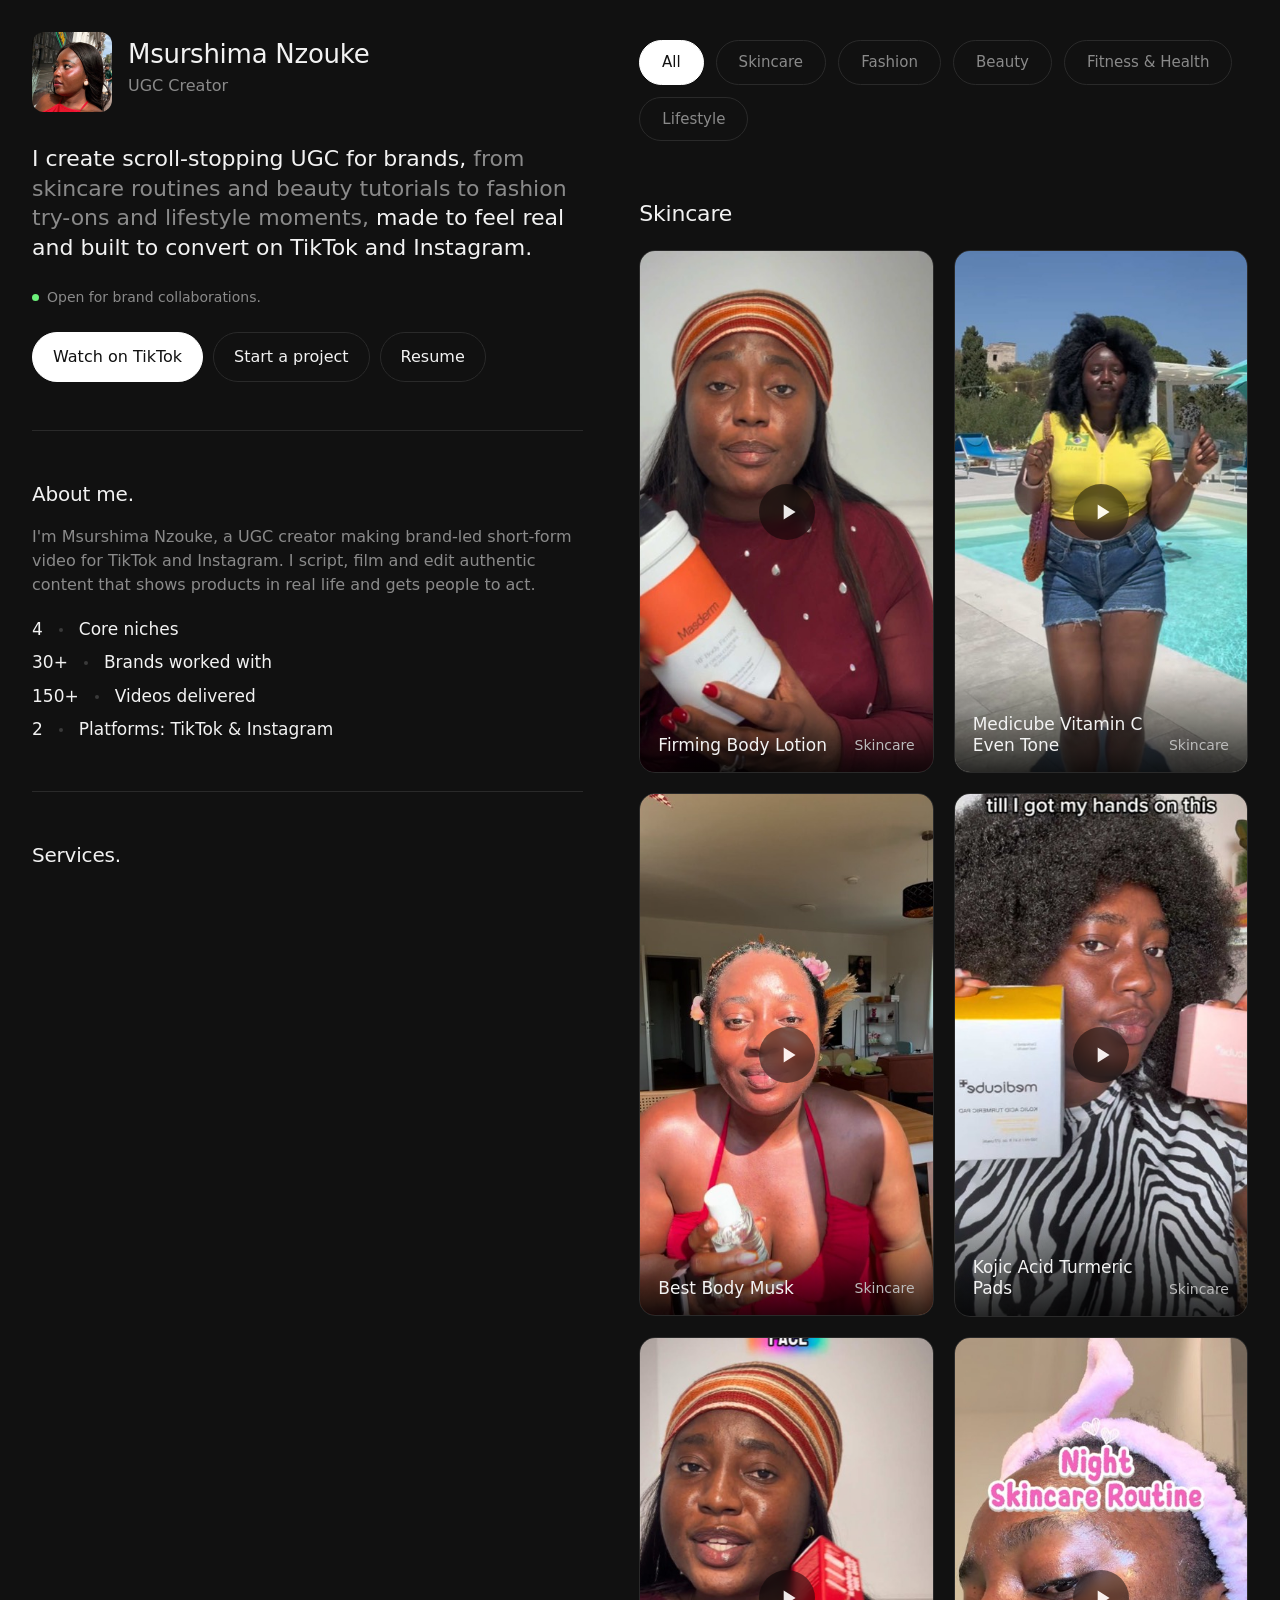
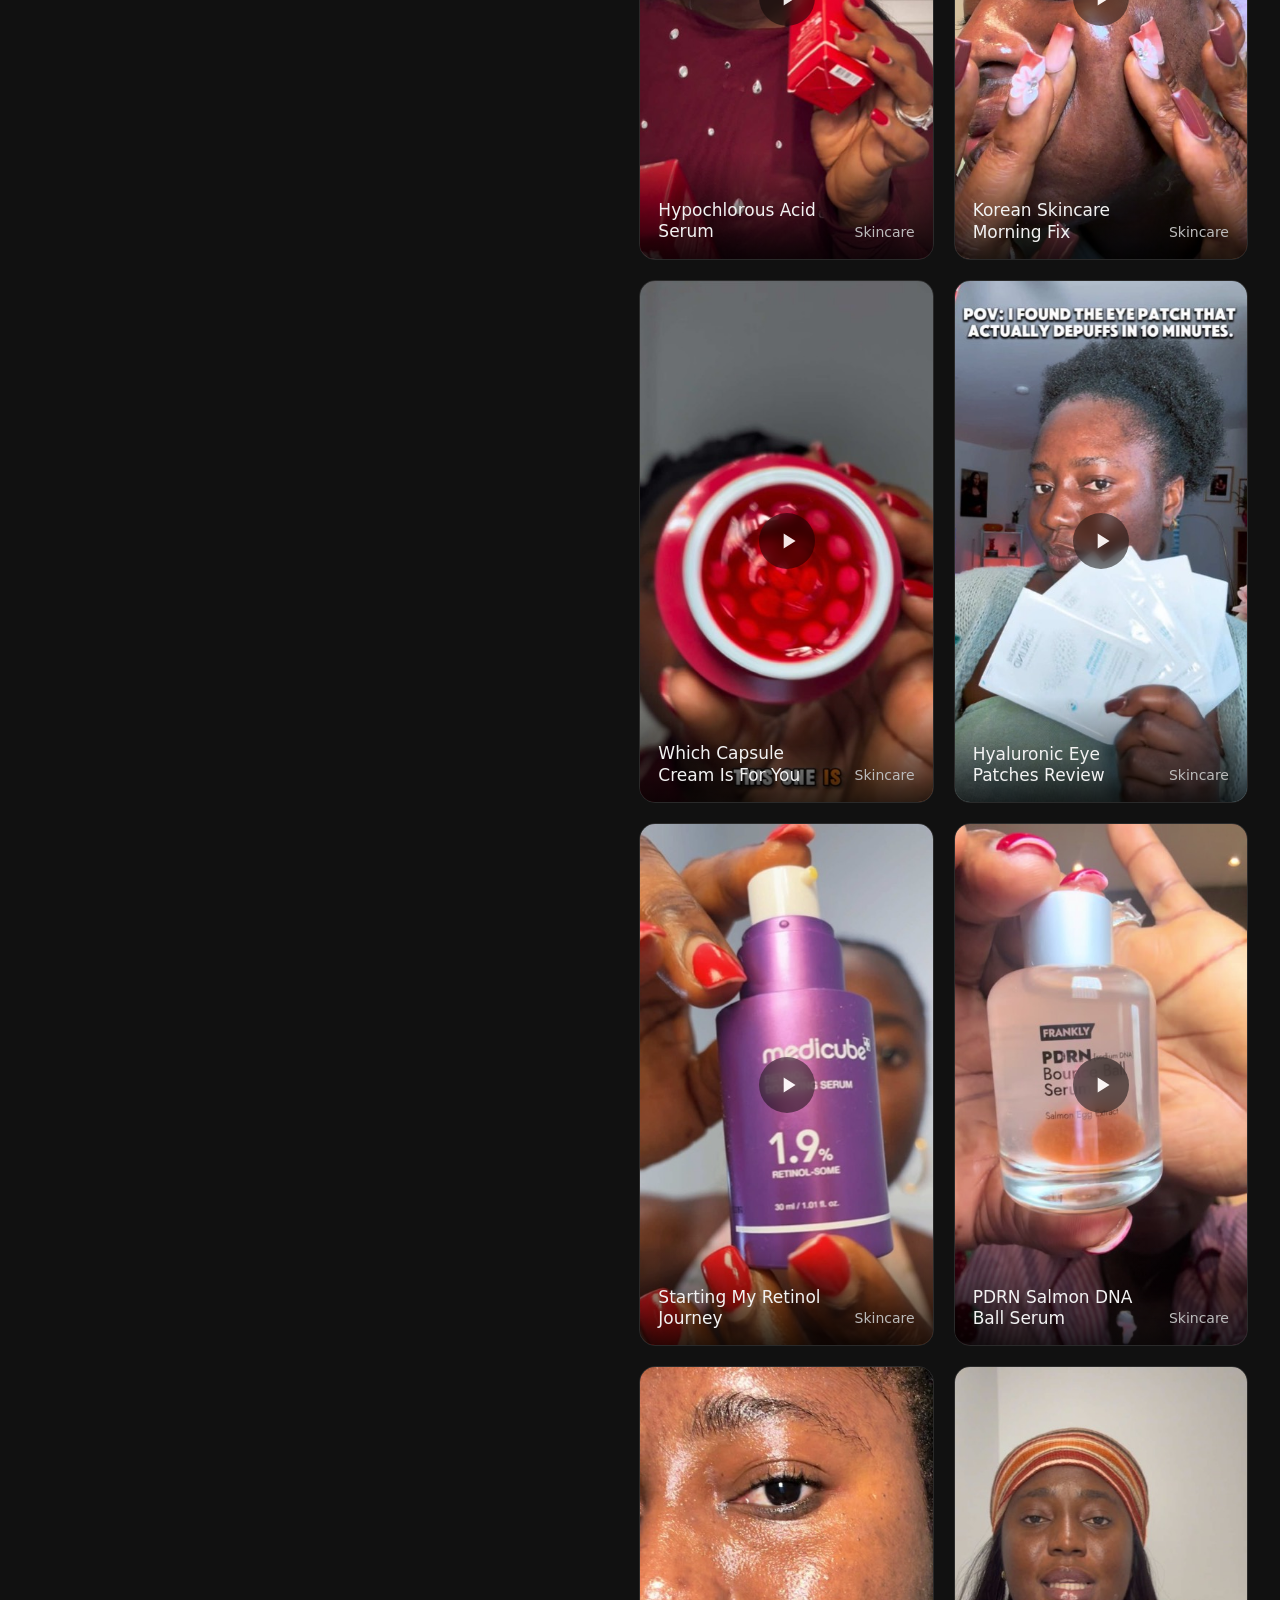
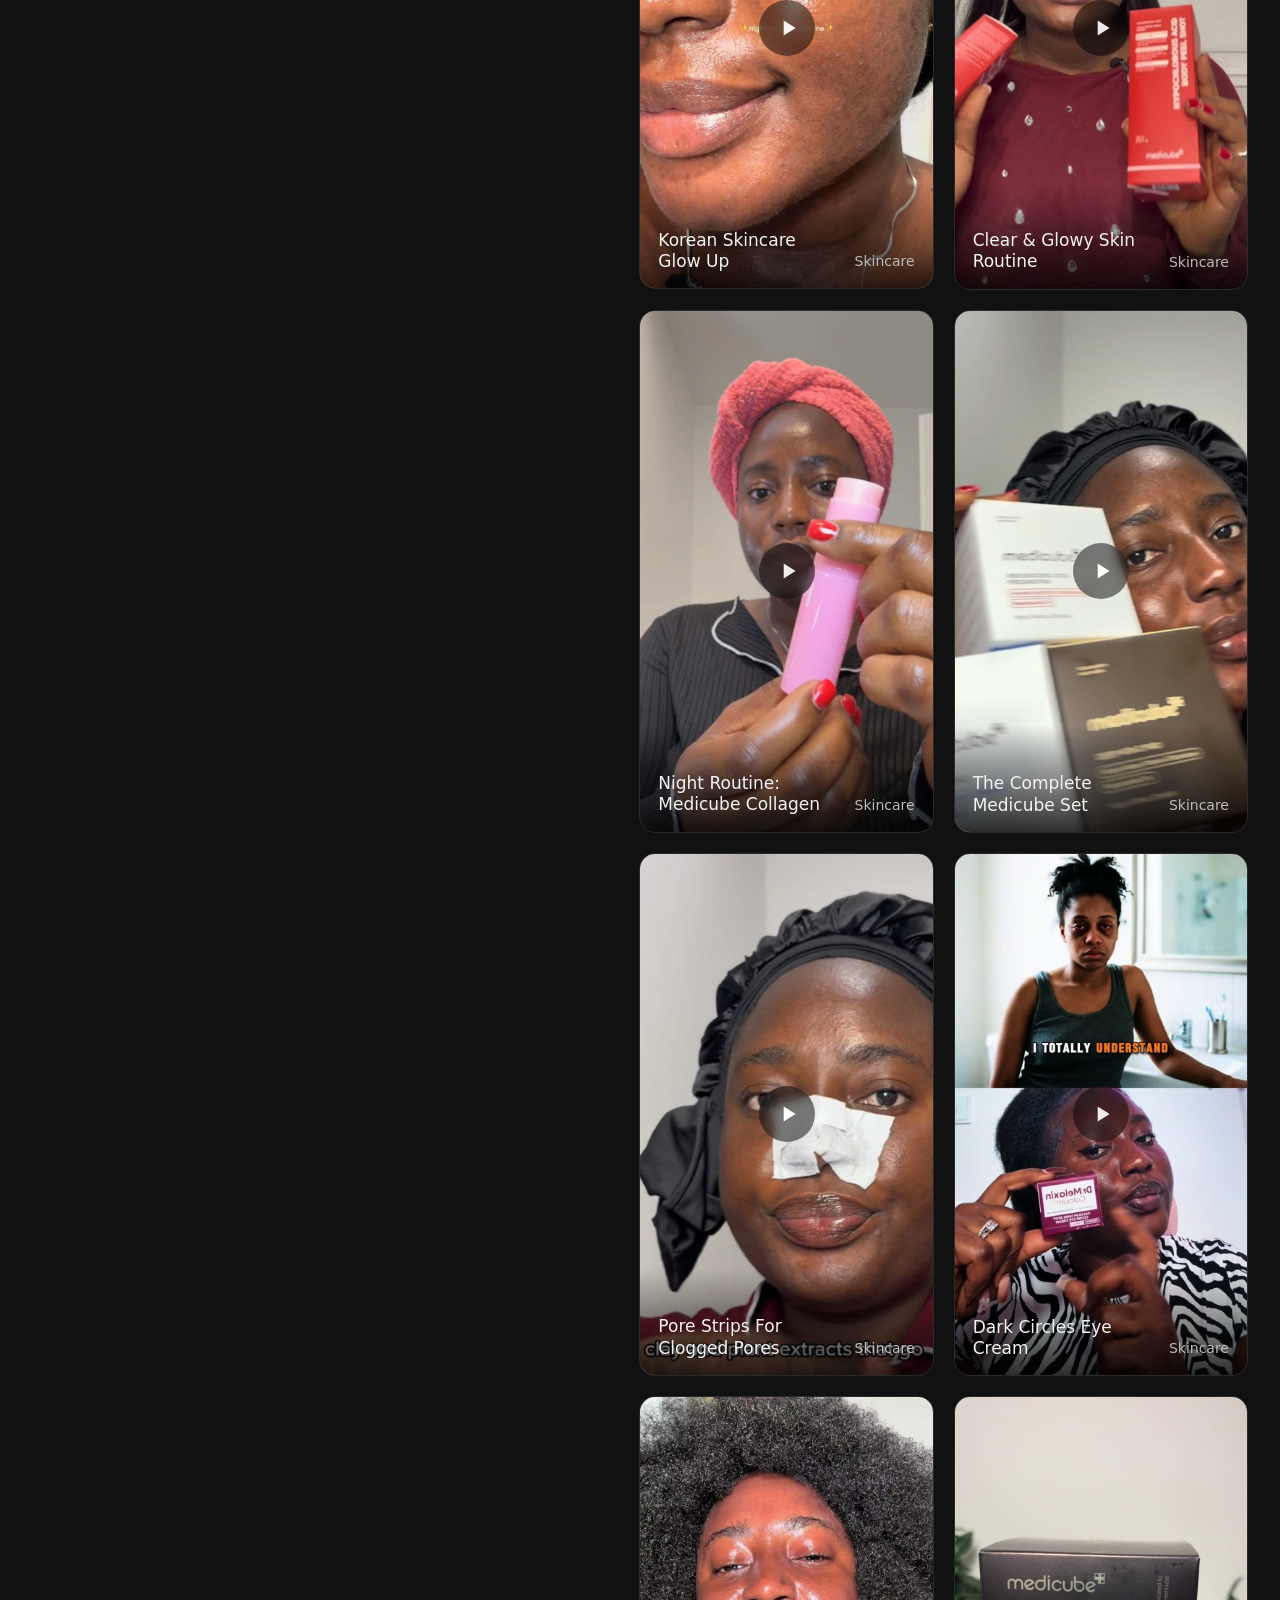
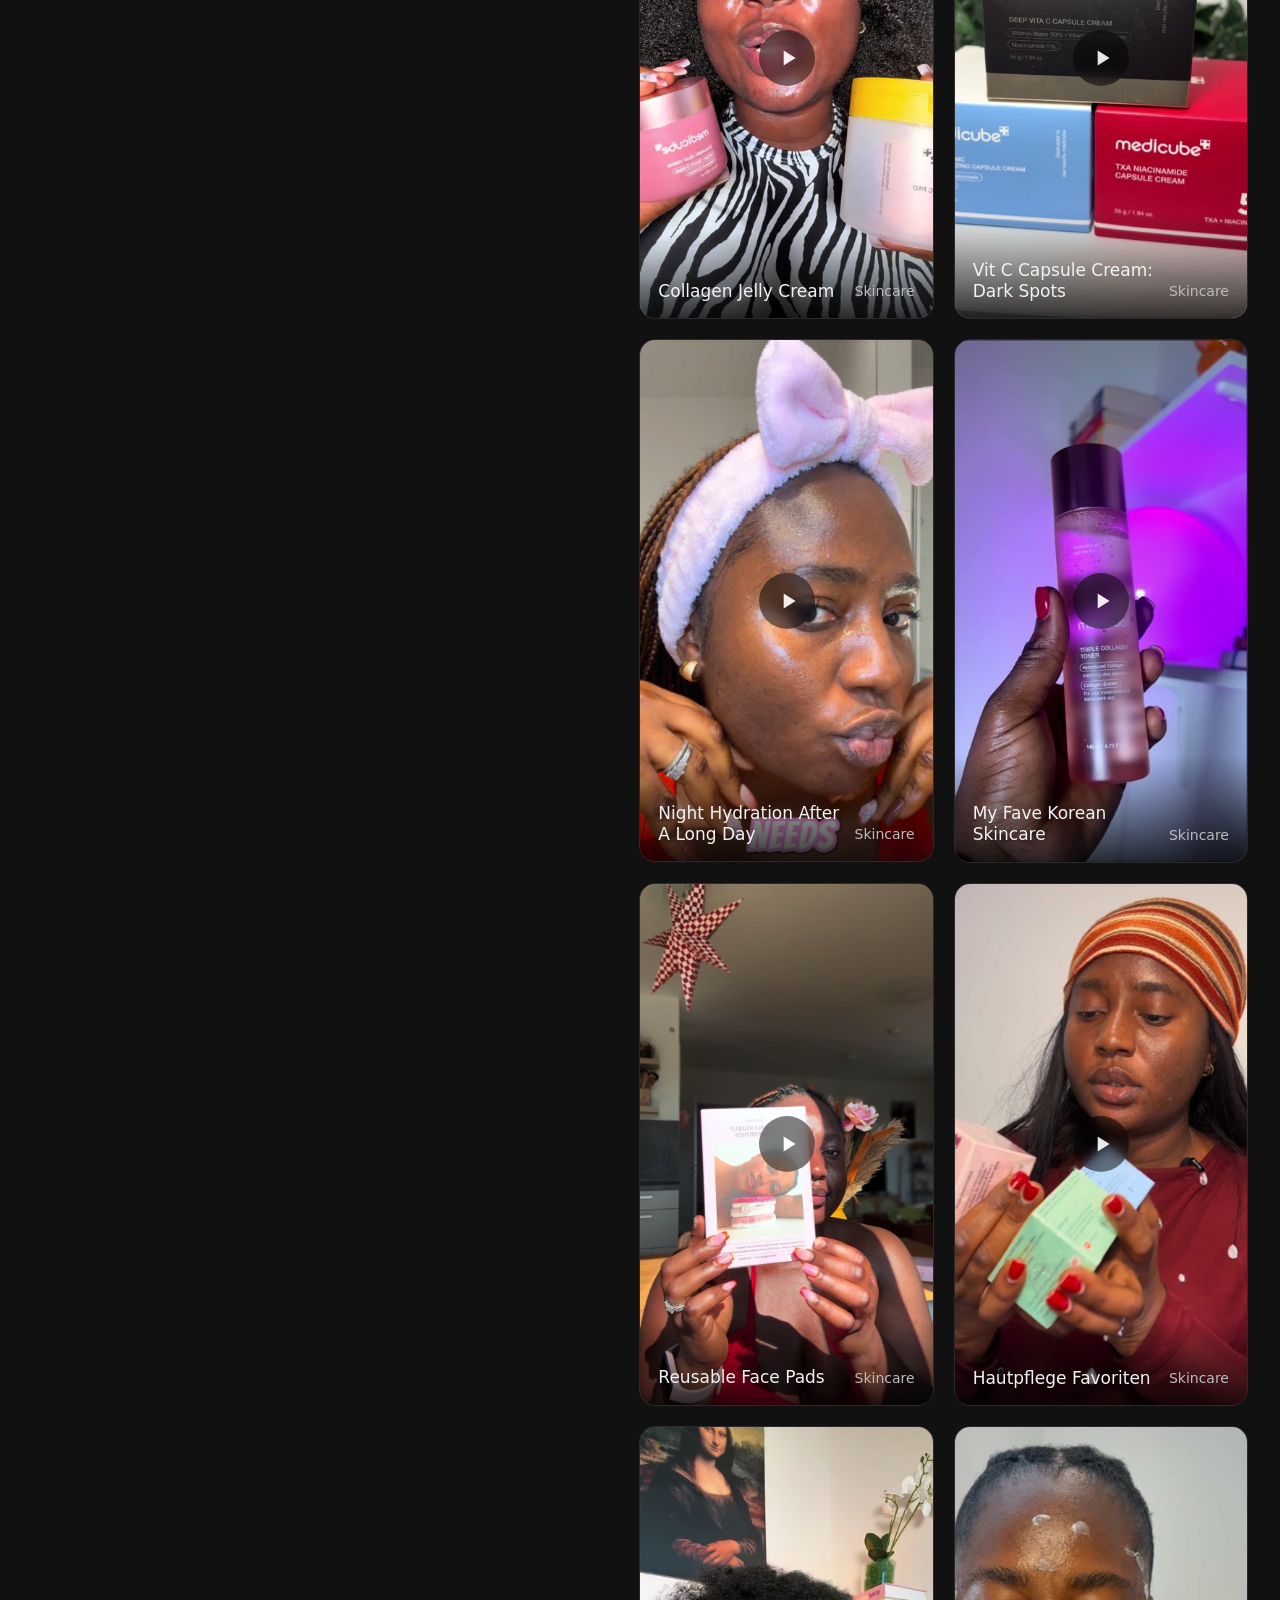
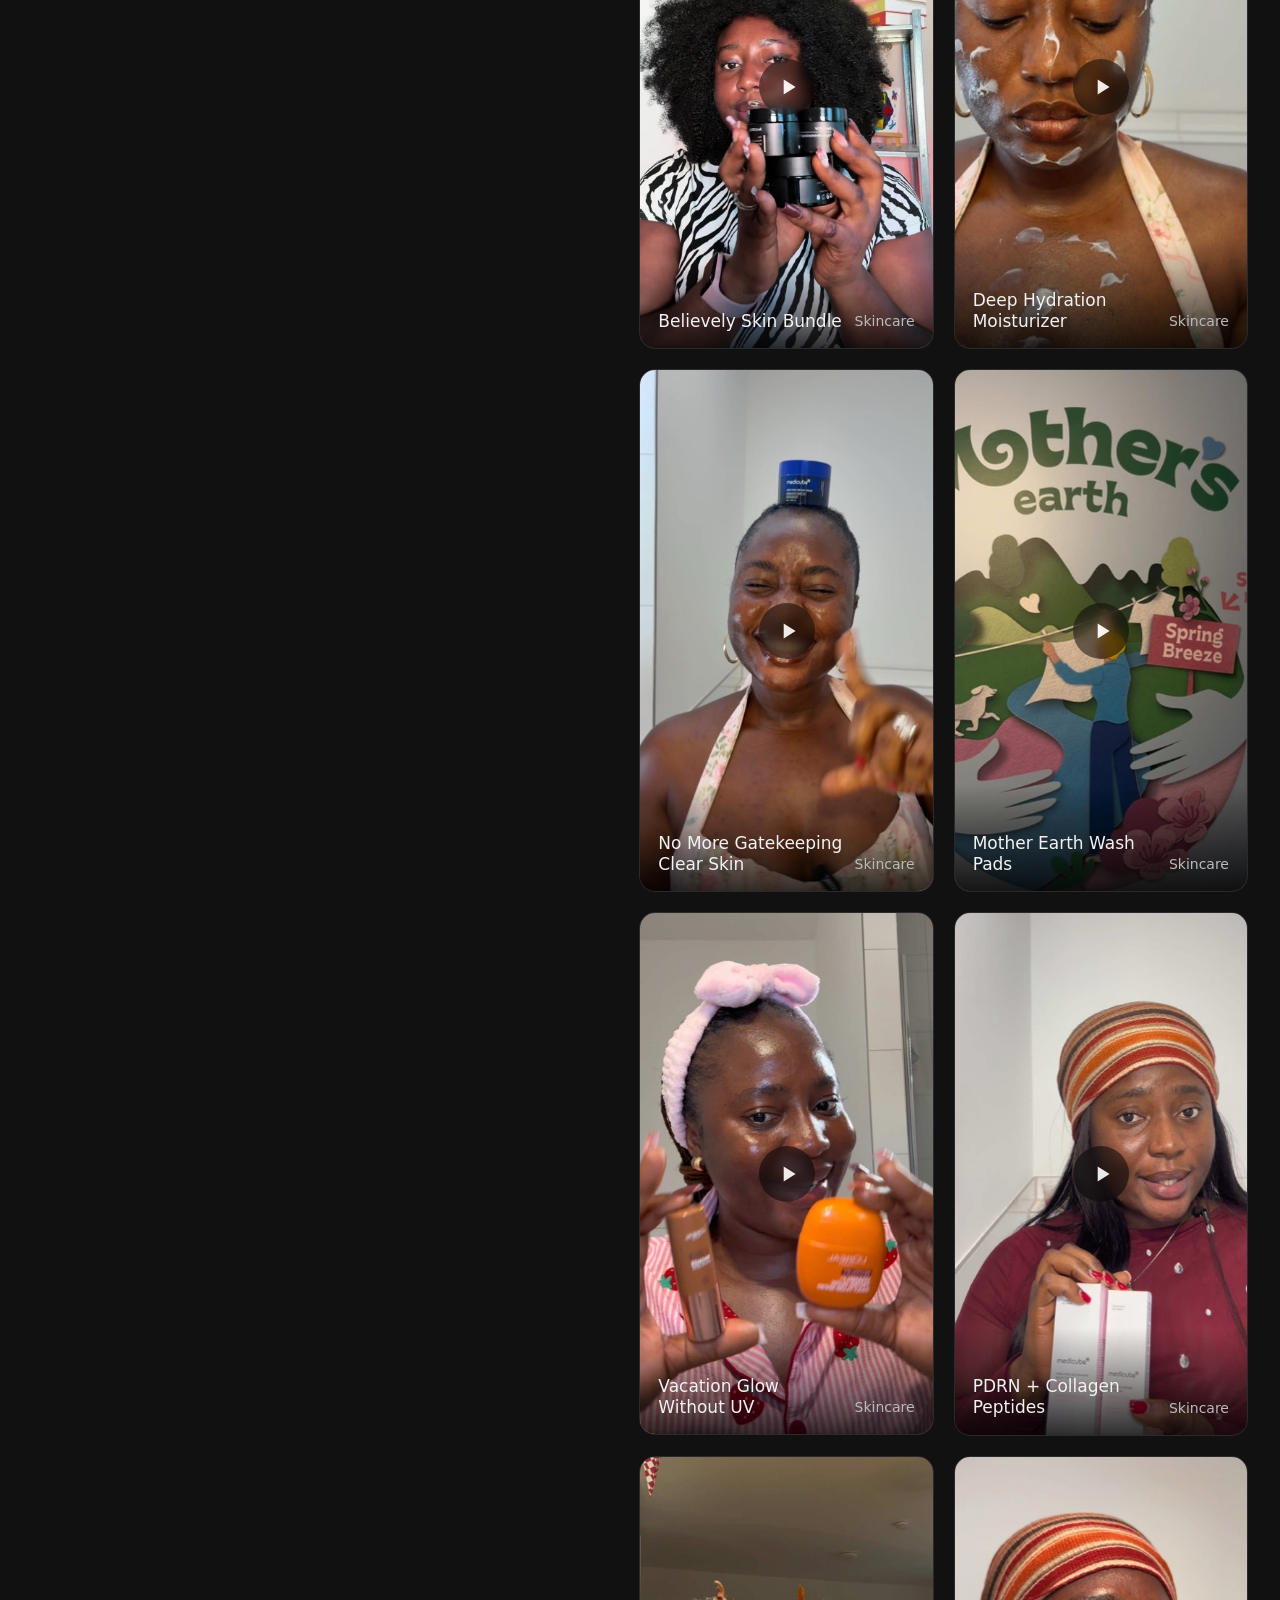
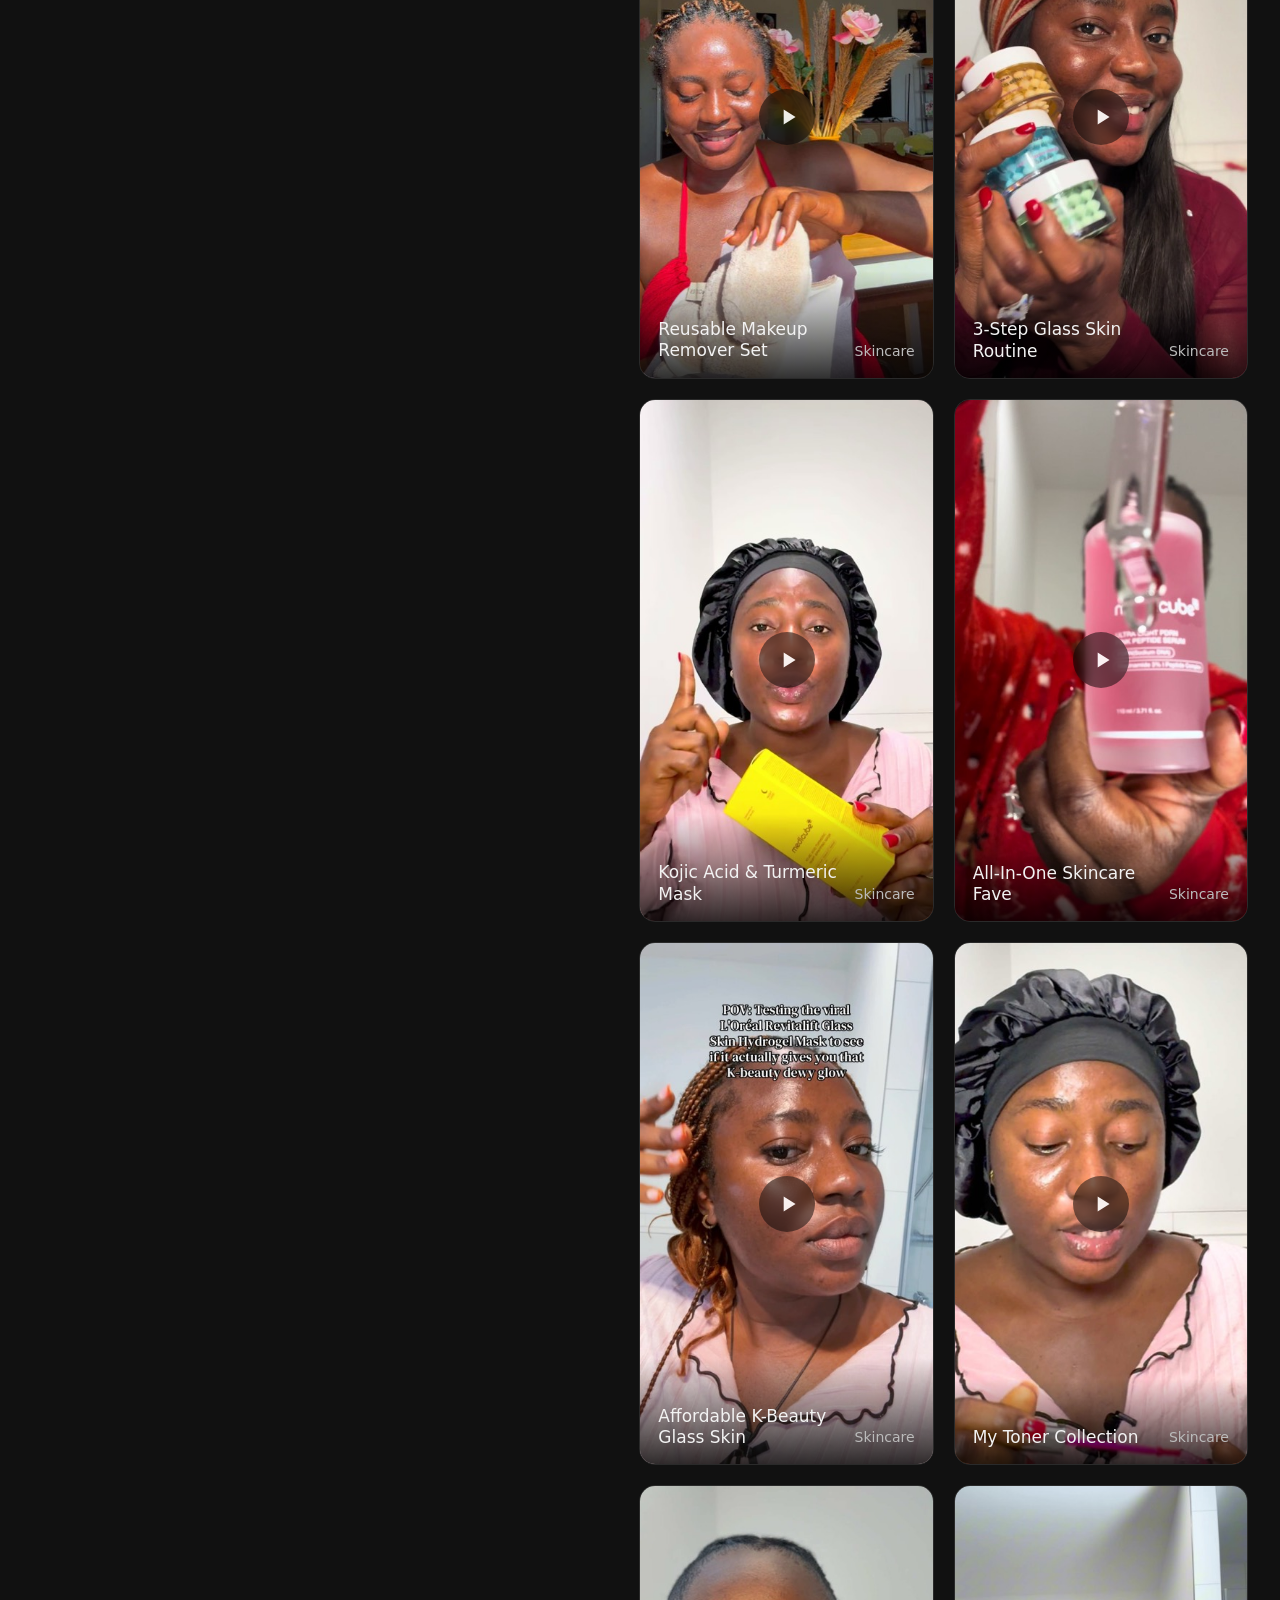
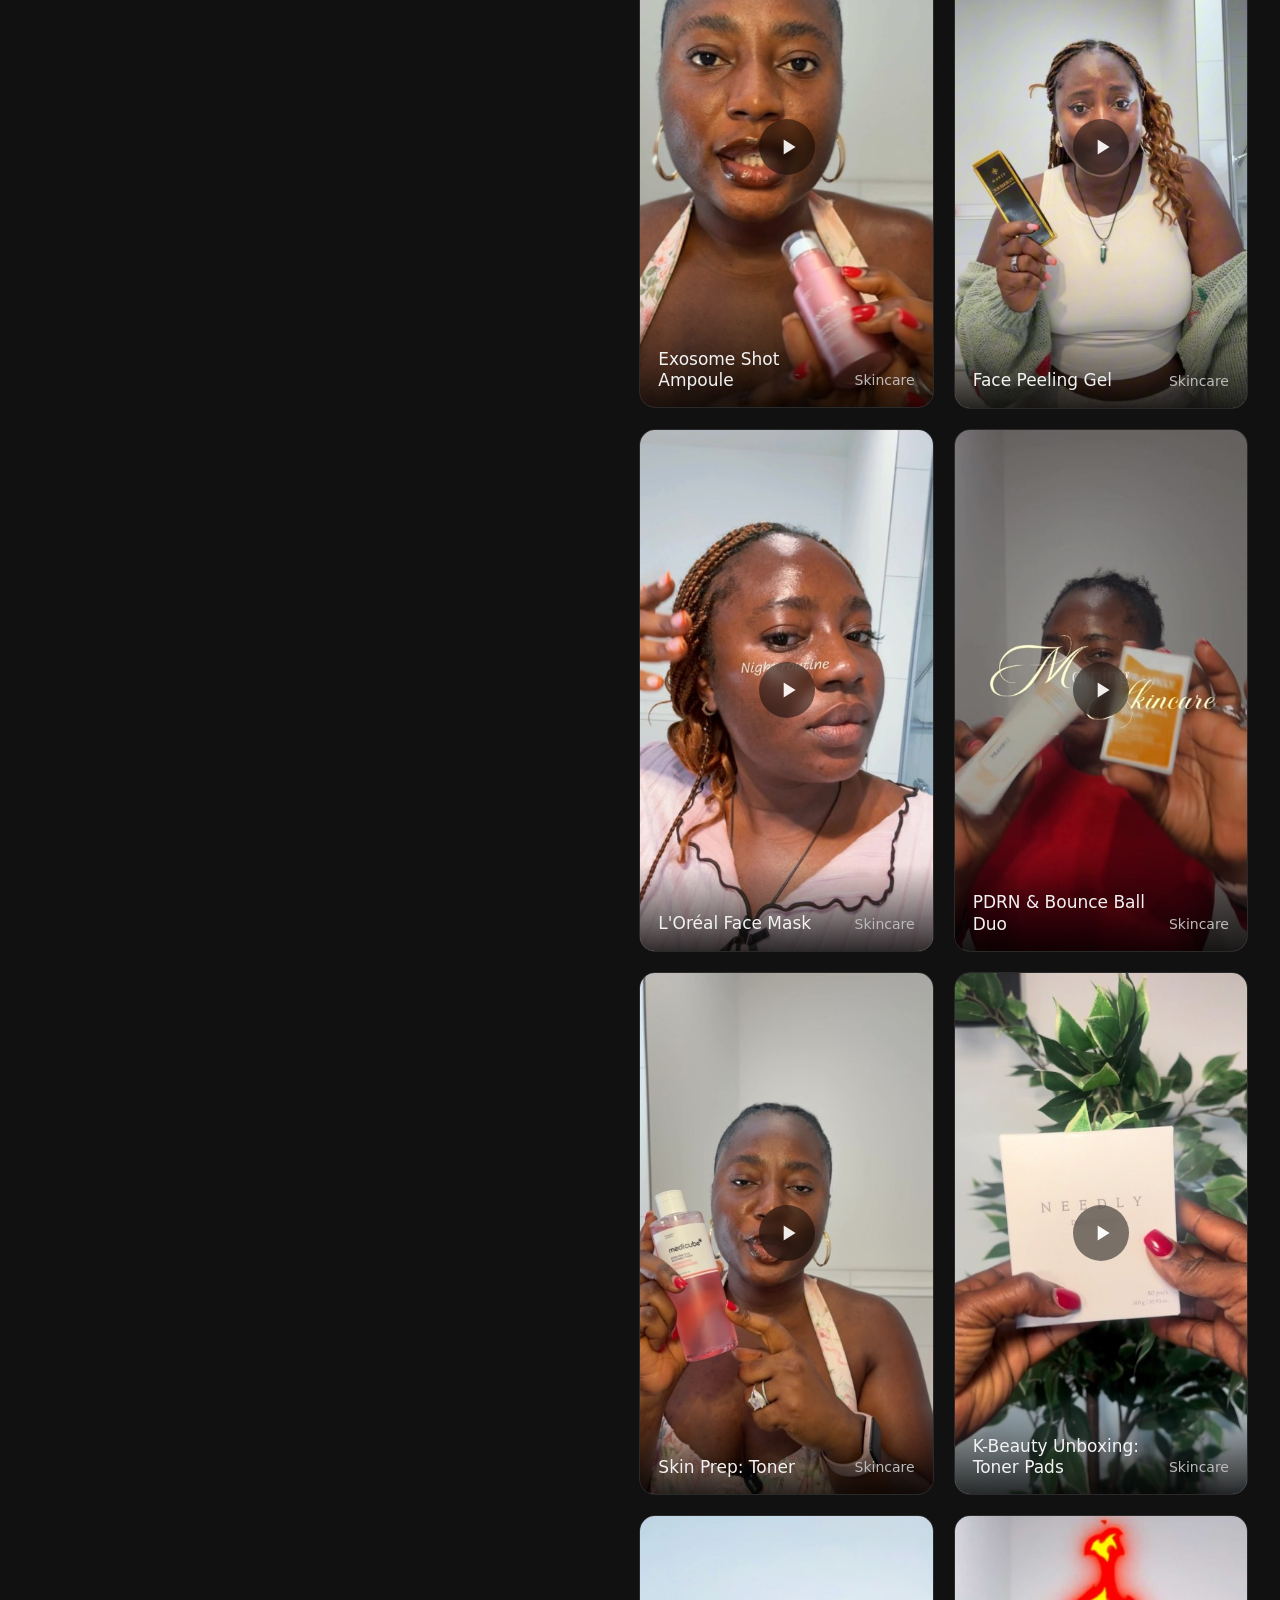
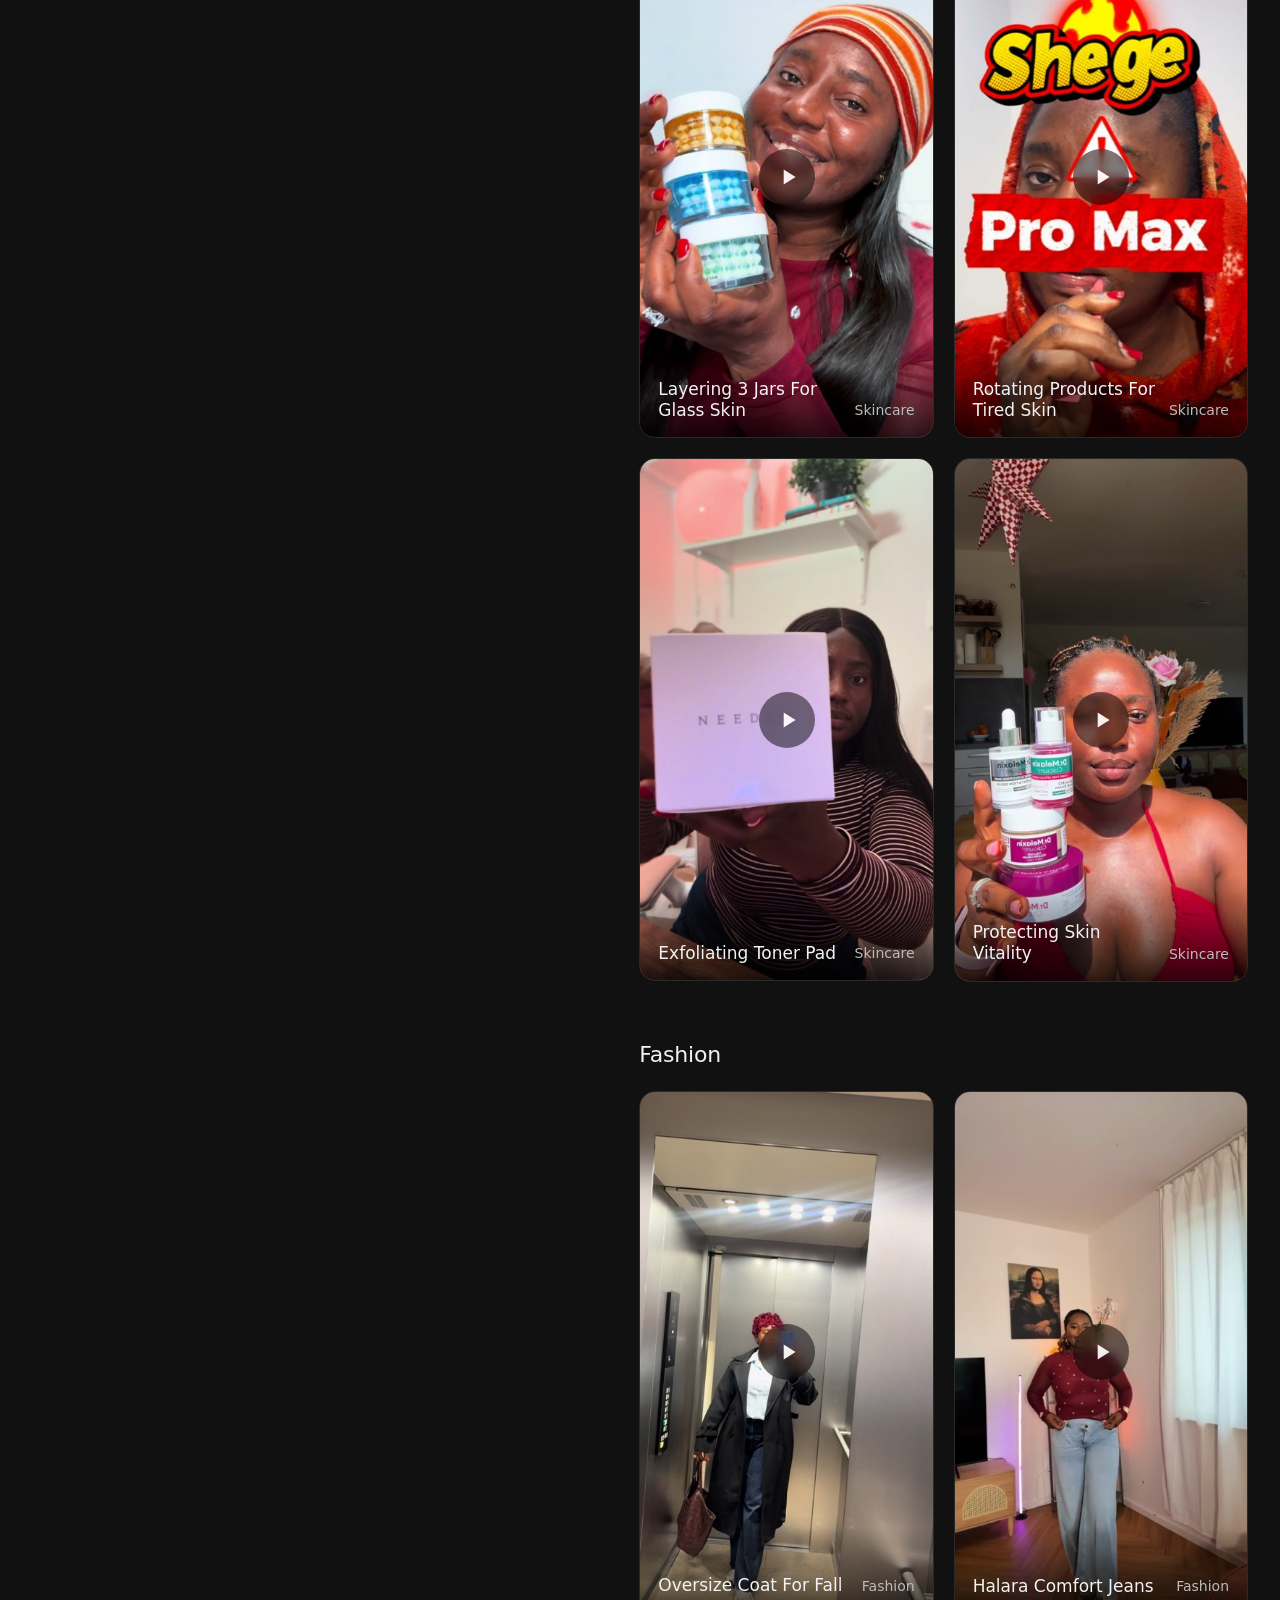
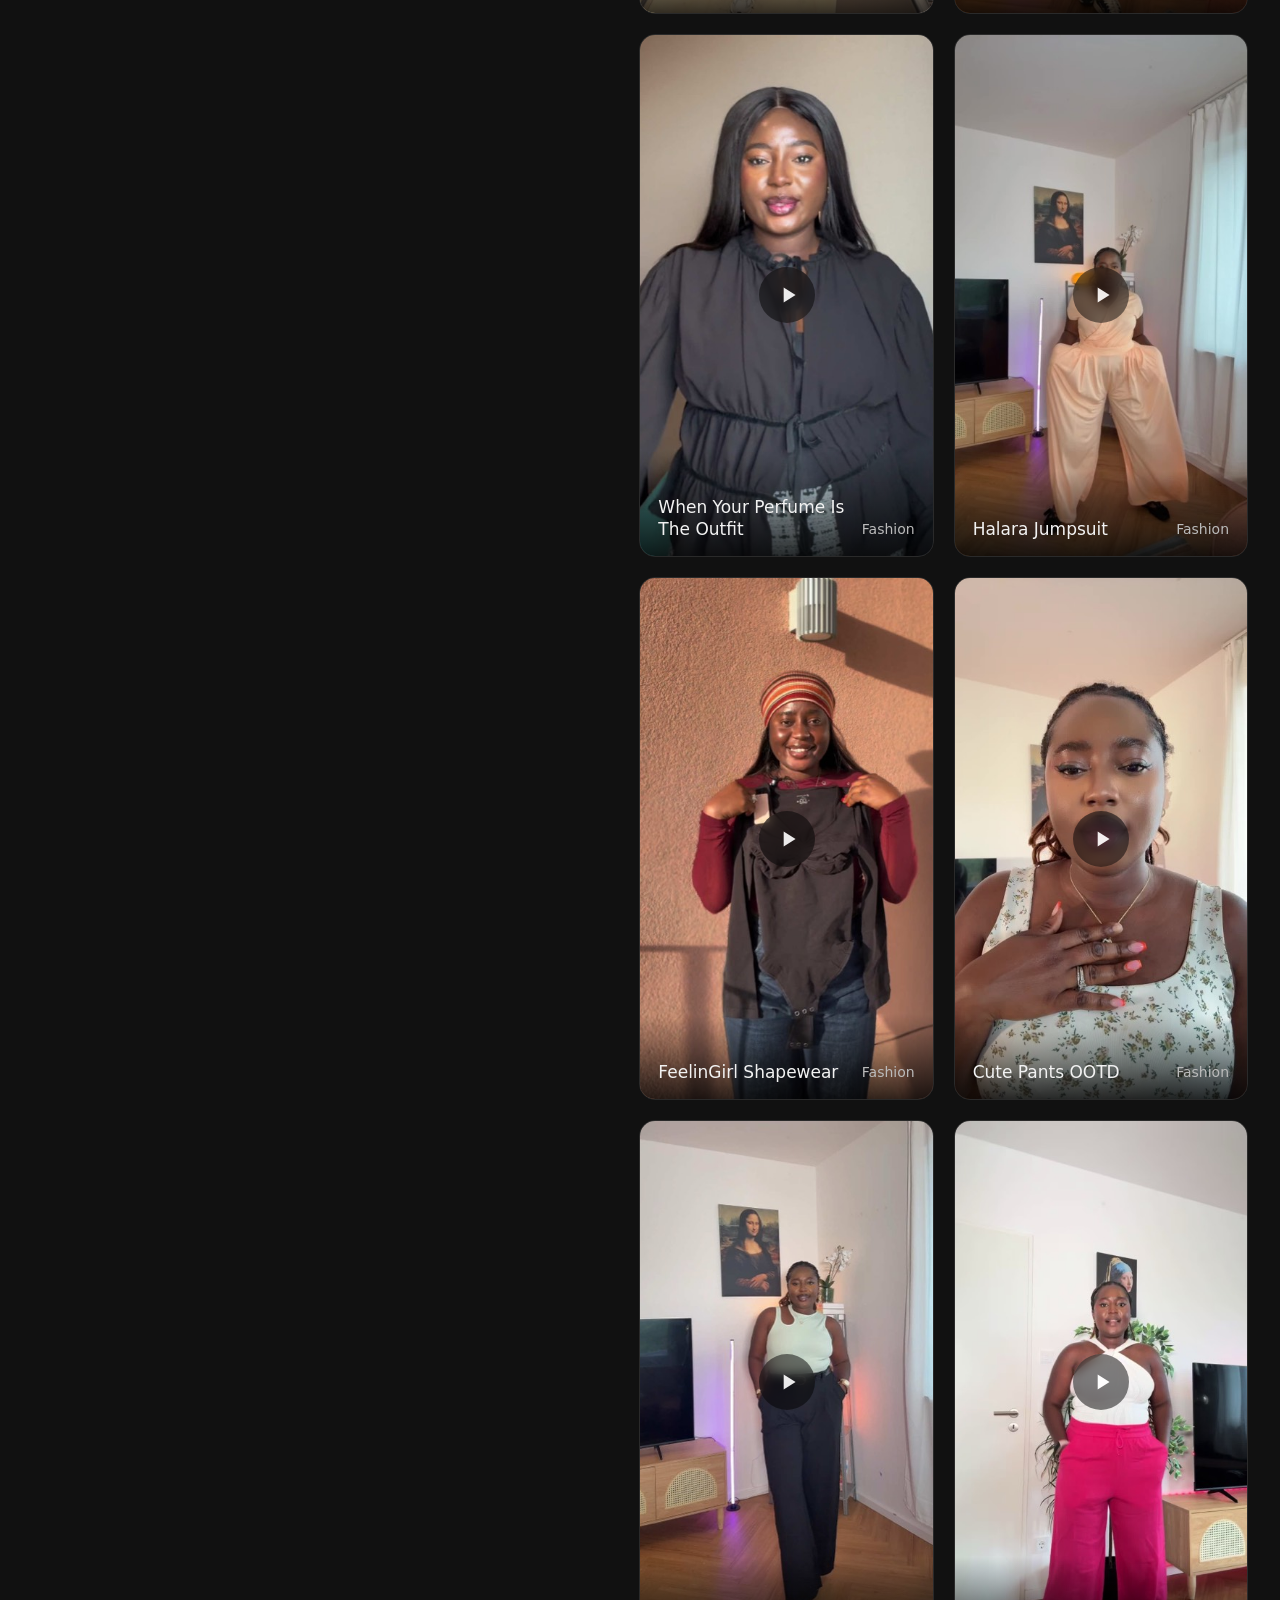
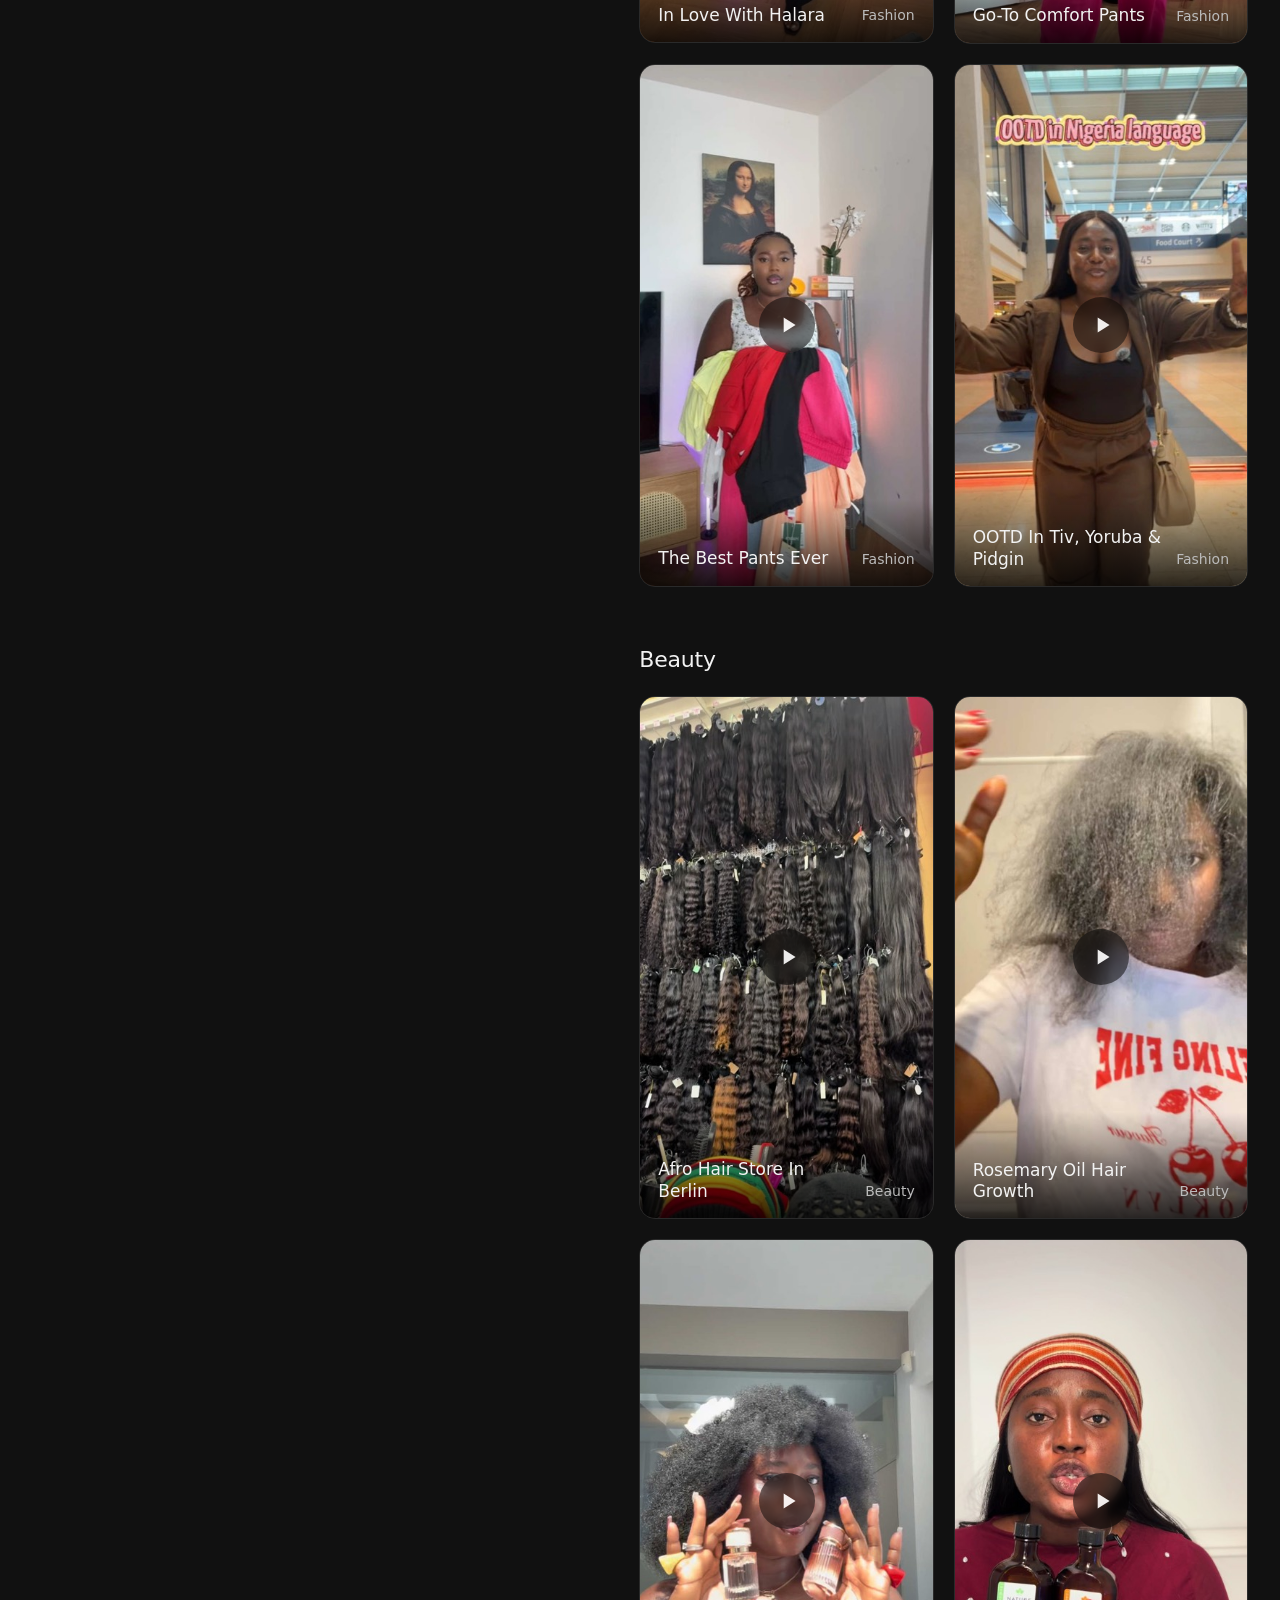
<file: index.html>
<!doctype html>
<html lang="en">
<head>
  <meta charset="utf-8" />
  <meta name="viewport" content="width=device-width, initial-scale=1" />
  <title>Msurshima Nzouke — UGC Creator</title>
  <meta name="description" content="Msurshima Nzouke creates scroll-stopping UGC for brands: skincare routines, beauty tutorials, fashion try-ons and lifestyle moments for TikTok and Instagram." />
  <link rel="preconnect" href="https://api.fontshare.com" />
  <link href="https://api.fontshare.com/v2/css?f[]=switzer@400,500,600&display=swap" rel="stylesheet" />
  <link rel="stylesheet" href="css/styles.css" />
</head>
<body>
  <div class="layout">

    <!-- ===== LEFT COLUMN ===== -->
    <aside class="sidebar" id="intro">
      <header class="profile">
        <img class="avatar" src="assets/avatar.jpg" alt="Msurshima Nzouke" onerror="this.classList.add('avatar--fallback')" />
        <div>
          <h1>Msurshima Nzouke</h1>
          <p class="muted">UGC Creator</p>
        </div>
      </header>

      <p class="lede">
        I create scroll-stopping UGC for brands, <span class="muted">from skincare routines and beauty tutorials to fashion try-ons and lifestyle moments,</span> made to feel real and built to convert on TikTok and Instagram.
      </p>

      <p class="status"><span class="dot"></span> Open for brand collaborations.</p>

      <div class="cta-row">
        <a class="btn btn--light" href="https://www.tiktok.com/@msurshiman" target="_blank" rel="noopener">Watch on TikTok</a>
        <a class="btn btn--ghost" href="#contact">Start a project</a>
        <a class="btn btn--ghost" href="resume/">Resume</a>
      </div>

      <hr />

      <section>
        <h2>About me.</h2>
        <p class="muted">I'm Msurshima Nzouke, a UGC creator making brand-led short-form video for TikTok and Instagram. I script, film and edit authentic content that shows products in real life and gets people to act.</p>
        <ul class="stats">
          <li><strong>4</strong><span class="sep"></span>Core niches</li>
          <li><strong>30+</strong><span class="sep"></span>Brands worked with</li>
          <li><strong>150+</strong><span class="sep"></span>Videos delivered</li>
          <li><strong>2</strong><span class="sep"></span>Platforms: TikTok &amp; Instagram</li>
        </ul>
      </section>

      <hr />

      <section>
        <h2>Services.</h2>
        <ol class="services">
          <li>
            <h3>UGC Videos</h3>
            <ul><li>Product demos</li><li>Unboxings</li><li>Reviews &amp; testimonials</li><li>Get ready with me</li></ul>
          </li>
          <li>
            <h3>Paid Ad Creative</h3>
            <ul><li>Hook variations</li><li>TikTok Spark Ads</li><li>Meta ad cuts</li><li>Voiceovers</li><li>Raw footage packages</li></ul>
          </li>
          <li>
            <h3>Brand Content</h3>
            <ul><li>Skincare routines</li><li>Fashion try-ons</li><li>Beauty tutorials</li><li>Fitness &amp; wellness</li><li>Lifestyle storytelling</li><li>Photo stills</li></ul>
          </li>
        </ol>
      </section>

      <hr />

      <section>
        <h2>Stack.</h2>
        <ul class="stack">
          <li><img class="stack-icon" src="assets/logos/tool-tiktok.png" alt="TikTok" /><div><h3>TikTok</h3><p class="muted">Main platform</p></div></li>
          <li><img class="stack-icon" src="assets/logos/tool-instagram.png" alt="Instagram" /><div><h3>Instagram</h3><p class="muted">Reels &amp; stories</p></div></li>
          <li><img class="stack-icon" src="assets/logos/tool-capcut.png" alt="CapCut" /><div><h3>CapCut</h3><p class="muted">Video editing</p></div></li>
          <li><img class="stack-icon" src="assets/logos/tool-vn.png" alt="VN Video Editor" /><div><h3>VN Editor</h3><p class="muted">Fine-cut editing</p></div></li>
          <li><img class="stack-icon" src="assets/logos/tool-lightroom.png" alt="Adobe Lightroom" /><div><h3>Lightroom</h3><p class="muted">Photo grading</p></div></li>
          <li><img class="stack-icon" src="assets/logos/tool-canva.png" alt="Canva" /><div><h3>Canva</h3><p class="muted">Thumbnails &amp; covers</p></div></li>
        </ul>
      </section>

      <hr />

      <section>
        <h2>Brands.</h2>
        <p class="muted">Products I've reviewed and featured in my content.</p>
        <ul class="brands" aria-label="Brands featured">
          <li><img src="assets/logos/brand-medicube.png" alt="Medicube" title="Medicube" loading="lazy" /></li>
          <li><img src="assets/logos/brand-halara.svg" alt="Halara" title="Halara" loading="lazy" /></li>
          <li><img src="assets/logos/brand-loreal.svg" alt="L'Oréal Paris" title="L'Oréal Paris" loading="lazy" /></li>
          <li><img src="assets/logos/brand-maybelline.svg" alt="Maybelline New York" title="Maybelline New York" loading="lazy" /></li>
          <li><img src="assets/logos/brand-colgate.svg" alt="Colgate" title="Colgate" loading="lazy" /></li>
          <li><img src="assets/logos/brand-naturespell.svg" alt="Nature Spell" title="Nature Spell" loading="lazy" /></li>
          <li><img src="assets/logos/brand-bloom.svg" alt="Bloom Nutrition" title="Bloom Nutrition" loading="lazy" /></li>
          <li><img src="assets/logos/brand-merach.svg" alt="Merach" title="Merach" loading="lazy" /></li>
          <li><img src="assets/logos/brand-feelingirl.png" alt="FeelinGirl" title="FeelinGirl" loading="lazy" /></li>
          <li><img src="assets/logos/brand-karseell.png" alt="Karseell" title="Karseell" loading="lazy" /></li>
        </ul>
      </section>

      <hr />

      <section>
        <h2>Experience.</h2>
        <div class="xp">
          <h3>UGC Creator <span class="sep"></span><span class="muted">Freelance</span><span class="sep"></span><span class="muted">2023 — Present</span></h3>
          <p class="muted">Creating brand-led UGC across skincare, fashion, beauty and lifestyle for TikTok and Instagram.</p>
        </div>
        <div class="xp">
          <h3>Content Creator <span class="sep"></span><span class="muted">@msurshiman</span><span class="sep"></span><span class="muted">2021 — 2023</span></h3>
          <p class="muted">Grew a personal TikTok audience with product reviews, routines and try-on content.</p>
        </div>
      </section>

      <hr />

      <section>
        <h2>Testimonials.</h2>
        <blockquote class="testimonial">
          <div class="who"><span class="avatar-sm"></span><div><strong>Brand partner</strong> <span class="sep"></span><span class="muted">Skincare brand</span></div></div>
          <p class="muted">"Msurshima's videos felt natural and on-brand. Our skincare launch content outperformed our studio ads."</p>
        </blockquote>
        <blockquote class="testimonial">
          <div class="who"><span class="avatar-sm"></span><div><strong>Brand partner</strong> <span class="sep"></span><span class="muted">Fashion label</span></div></div>
          <p class="muted">"Fast turnaround, great hooks, and she gave us several versions to test. Easy to work with."</p>
        </blockquote>
      </section>

      <hr />

      <footer id="contact">
        <h2>Reach out.</h2>
        <p class="muted">Let's work together to bring your ideas to life.</p>
        <p><a class="link" href="mailto:nzoukemsurshima@gmail.com">nzoukemsurshima@gmail.com</a></p>
        <p class="links">
          <a class="link" href="https://www.tiktok.com/@msurshiman" target="_blank" rel="noopener">TikTok</a>
          <a class="link" href="https://linktr.ee/msurshiman" target="_blank" rel="noopener">Linktree</a>
          <a class="link" href="https://instagram.com" target="_blank" rel="noopener">Instagram</a>
        </p>
        <p class="copyright muted">© 2026 Msurshima Nzouke. All rights reserved.</p>
      </footer>
    </aside>

    <!-- ===== RIGHT COLUMN ===== -->
    <main class="work" id="work">
      <nav class="filters" aria-label="Filter videos">
        <button class="pill is-active" data-filter="all">All</button>
        <button class="pill" data-filter="skincare">Skincare</button>
        <button class="pill" data-filter="fashion">Fashion</button>
        <button class="pill" data-filter="beauty">Beauty</button>
        <button class="pill" data-filter="fitness">Fitness &amp; Health</button>
        <button class="pill" data-filter="lifestyle">Lifestyle</button>
      </nav>

      <div id="sections"><!-- rendered by js/app.js --></div>

      <div class="end-cta">
        <a class="btn btn--light" href="#contact">Start a Project</a>
        <a class="btn btn--ghost" href="#work" aria-label="Back to top">↑</a>
      </div>
    </main>
  </div>

  <script src="js/data.js"></script>
  <script src="js/app.js"></script>
</body>
</html>
</file>
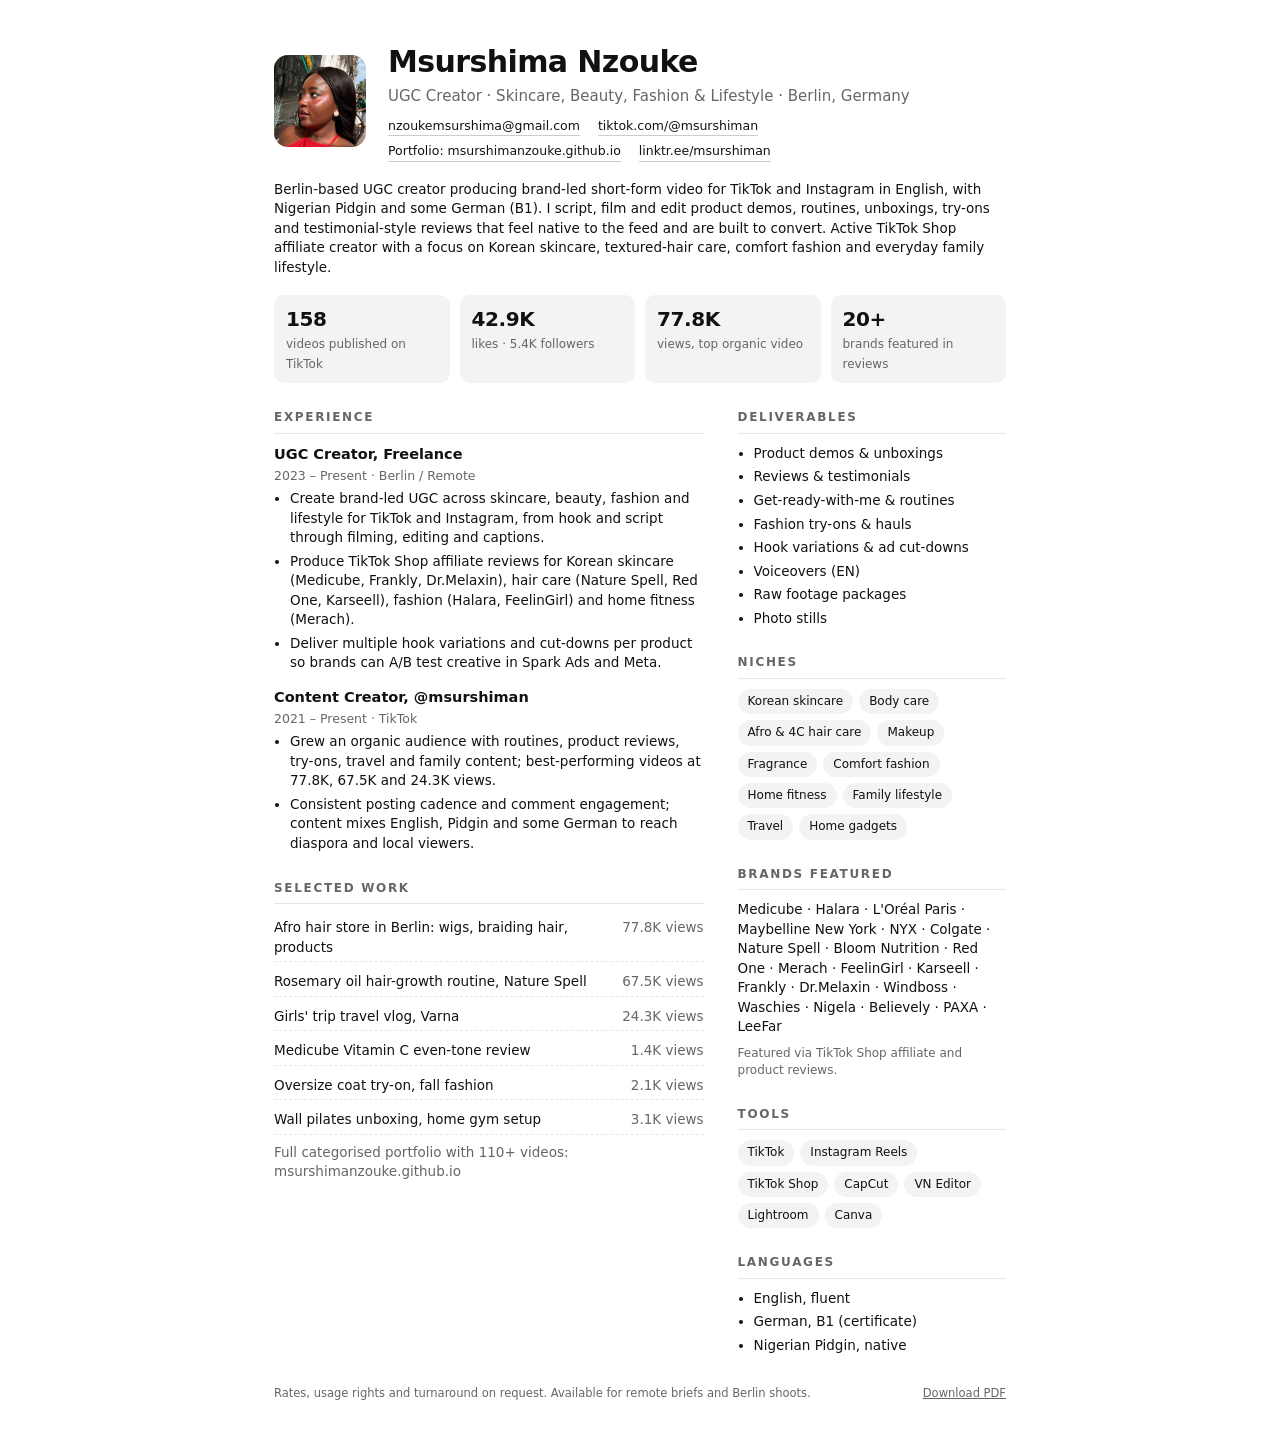
<file: resume/index.html>
<!doctype html>
<html lang="en">
<head>
<meta charset="utf-8" />
<meta name="viewport" content="width=device-width, initial-scale=1" />
<title>Msurshima Nzouke — UGC Creator Resume</title>
<meta name="description" content="Resume of Msurshima Nzouke, Berlin-based UGC creator for skincare, beauty, fashion and lifestyle brands on TikTok and Instagram." />
<link href="https://api.fontshare.com/v2/css?f[]=switzer@400,500,600&display=swap" rel="stylesheet" />
<style>
  :root { --ink:#111; --muted:#666; --line:#e6e6e6; --chip:#f3f3f3; --accent:#111; }
  * { box-sizing: border-box; }
  html, body { margin:0; background:#fff; color:var(--ink); font-family:"Switzer", "Inter Tight", system-ui, -apple-system, sans-serif; font-size:13.5px; line-height:1.45; -webkit-font-smoothing:antialiased; }
  .page { max-width:820px; margin:0 auto; padding:40px 44px; }
  a { color:inherit; }
  h1 { font-size:30px; font-weight:600; letter-spacing:-.02em; margin:0; }
  h2 { font-size:12px; font-weight:600; letter-spacing:.14em; text-transform:uppercase; color:var(--muted); margin:26px 0 10px; padding-bottom:6px; border-bottom:1px solid var(--line); }
  h3 { font-size:14.5px; font-weight:600; margin:0; }
  p { margin:0 0 8px; }
  .muted { color:var(--muted); }
  .head { display:flex; gap:22px; align-items:center; }
  .head img { width:92px; height:92px; border-radius:14px; object-fit:cover; }
  .role { font-size:15px; color:var(--muted); margin-top:2px; }
  .contact { display:flex; flex-wrap:wrap; gap:6px 18px; margin-top:10px; font-size:12.5px; }
  .contact a { text-decoration:none; border-bottom:1px solid #ccc; }
  .stats { display:grid; grid-template-columns:repeat(4,1fr); gap:10px; margin-top:18px; }
  .stat { background:var(--chip); border-radius:10px; padding:10px 12px; }
  .stat strong { display:block; font-size:20px; font-weight:600; letter-spacing:-.02em; }
  .stat span { font-size:12px; color:var(--muted); }
  .cols { display:grid; grid-template-columns:1.6fr 1fr; gap:34px; }
  .job { margin-bottom:14px; }
  .job .meta { font-size:12.5px; color:var(--muted); margin:2px 0 4px; }
  ul { margin:0; padding-left:16px; }
  li { margin:0 0 4px; }
  .chips { display:flex; flex-wrap:wrap; gap:6px; }
  .chip { background:var(--chip); border-radius:999px; padding:4px 10px; font-size:12px; }
  .work { display:grid; gap:6px; }
  .work a { text-decoration:none; }
  .work .v { display:flex; justify-content:space-between; gap:10px; border-bottom:1px dashed var(--line); padding:4px 0; }
  .work .v span:last-child { color:var(--muted); white-space:nowrap; }
  .foot { margin-top:26px; font-size:11.5px; color:var(--muted); display:flex; justify-content:space-between; gap:12px; }
  @media print {
    @page { size:A4; margin:9mm 11mm; }
    body { font-size:11.2px; line-height:1.38; }
    h1 { font-size:26px; } h2 { margin:16px 0 7px; } .head img { width:76px; height:76px; }
    .stats { margin-top:12px; gap:8px; } .stat { padding:7px 10px; } .stat strong { font-size:17px; }
    .cols { gap:26px; } .job { margin-bottom:10px; } li { margin-bottom:2px; } .chip { padding:3px 8px; font-size:10.5px; }
    .work .v { padding:3px 0; } .foot { margin-top:14px; }
    .page { padding:0; max-width:none; }
    .foot .noprint { display:none; }
    a { border:0 !important; }
  }
  @media (max-width:640px) { .cols, .stats { grid-template-columns:1fr 1fr; } .cols { grid-template-columns:1fr; } .page { padding:24px 16px; } }
</style>
</head>
<body>
<div class="page">

  <header class="head">
    <img src="../assets/avatar.jpg" alt="Msurshima Nzouke" />
    <div>
      <h1>Msurshima Nzouke</h1>
      <div class="role">UGC Creator · Skincare, Beauty, Fashion &amp; Lifestyle · Berlin, Germany</div>
      <div class="contact">
        <a href="mailto:nzoukemsurshima@gmail.com">nzoukemsurshima@gmail.com</a>
        <a href="https://www.tiktok.com/@msurshiman">tiktok.com/@msurshiman</a>
        <a href="https://msurshimanzouke.github.io/">Portfolio: msurshimanzouke.github.io</a>
        <a href="https://linktr.ee/msurshiman">linktr.ee/msurshiman</a>
      </div>
    </div>
  </header>

  <p style="margin-top:18px">
    Berlin-based UGC creator producing brand-led short-form video for TikTok and Instagram in English, with Nigerian Pidgin and some German (B1).
    I script, film and edit product demos, routines, unboxings, try-ons and testimonial-style reviews that feel native to the feed and are built to convert.
    Active TikTok Shop affiliate creator with a focus on Korean skincare, textured-hair care, comfort fashion and everyday family lifestyle.
  </p>

  <div class="stats">
    <div class="stat"><strong>158</strong><span>videos published on TikTok</span></div>
    <div class="stat"><strong>42.9K</strong><span>likes · 5.4K followers</span></div>
    <div class="stat"><strong>77.8K</strong><span>views, top organic video</span></div>
    <div class="stat"><strong>20+</strong><span>brands featured in reviews</span></div>
  </div>

  <div class="cols">
    <div>
      <h2>Experience</h2>
      <div class="job">
        <h3>UGC Creator, Freelance</h3>
        <div class="meta">2023 – Present · Berlin / Remote</div>
        <ul>
          <li>Create brand-led UGC across skincare, beauty, fashion and lifestyle for TikTok and Instagram, from hook and script through filming, editing and captions.</li>
          <li>Produce TikTok Shop affiliate reviews for Korean skincare (Medicube, Frankly, Dr.Melaxin), hair care (Nature Spell, Red One, Karseell), fashion (Halara, FeelinGirl) and home fitness (Merach).</li>
          <li>Deliver multiple hook variations and cut-downs per product so brands can A/B test creative in Spark Ads and Meta.</li>
        </ul>
      </div>
      <div class="job">
        <h3>Content Creator, @msurshiman</h3>
        <div class="meta">2021 – Present · TikTok</div>
        <ul>
          <li>Grew an organic audience with routines, product reviews, try-ons, travel and family content; best-performing videos at 77.8K, 67.5K and 24.3K views.</li>
          <li>Consistent posting cadence and comment engagement; content mixes English, Pidgin and some German to reach diaspora and local viewers.</li>
        </ul>
      </div>

      <h2>Selected work</h2>
      <div class="work">
        <a class="v" href="https://www.tiktok.com/@msurshiman/video/7654311744516394273"><span>Afro hair store in Berlin: wigs, braiding hair, products</span><span>77.8K views</span></a>
        <a class="v" href="https://www.tiktok.com/@msurshiman/video/7632032397051039008"><span>Rosemary oil hair-growth routine, Nature Spell</span><span>67.5K views</span></a>
        <a class="v" href="https://www.tiktok.com/@msurshiman/video/7657125449566375200"><span>Girls' trip travel vlog, Varna</span><span>24.3K views</span></a>
        <a class="v" href="https://www.tiktok.com/@msurshiman/video/7688428672088427808"><span>Medicube Vitamin C even-tone review</span><span>1.4K views</span></a>
        <a class="v" href="https://www.tiktok.com/@msurshiman/video/7686426551398780192"><span>Oversize coat try-on, fall fashion</span><span>2.1K views</span></a>
        <a class="v" href="https://www.tiktok.com/@msurshiman/video/7681026842739903777"><span>Wall pilates unboxing, home gym setup</span><span>3.1K views</span></a>
      </div>
      <p class="muted" style="margin-top:8px">Full categorised portfolio with 110+ videos: msurshimanzouke.github.io</p>
    </div>

    <div>
      <h2>Deliverables</h2>
      <ul>
        <li>Product demos &amp; unboxings</li>
        <li>Reviews &amp; testimonials</li>
        <li>Get-ready-with-me &amp; routines</li>
        <li>Fashion try-ons &amp; hauls</li>
        <li>Hook variations &amp; ad cut-downs</li>
        <li>Voiceovers (EN)</li>
        <li>Raw footage packages</li>
        <li>Photo stills</li>
      </ul>

      <h2>Niches</h2>
      <div class="chips">
        <span class="chip">Korean skincare</span><span class="chip">Body care</span><span class="chip">Afro &amp; 4C hair care</span><span class="chip">Makeup</span><span class="chip">Fragrance</span><span class="chip">Comfort fashion</span><span class="chip">Home fitness</span><span class="chip">Family lifestyle</span><span class="chip">Travel</span><span class="chip">Home gadgets</span>
      </div>

      <h2>Brands featured</h2>
      <p>Medicube · Halara · L'Oréal Paris · Maybelline New York · NYX · Colgate · Nature Spell · Bloom Nutrition · Red One · Merach · FeelinGirl · Karseell · Frankly · Dr.Melaxin · Windboss · Waschies · Nigela · Believely · PAXA · LeeFar</p>
      <p class="muted" style="font-size:12px">Featured via TikTok Shop affiliate and product reviews.</p>

      <h2>Tools</h2>
      <div class="chips">
        <span class="chip">TikTok</span><span class="chip">Instagram Reels</span><span class="chip">TikTok Shop</span><span class="chip">CapCut</span><span class="chip">VN Editor</span><span class="chip">Lightroom</span><span class="chip">Canva</span>
      </div>

      <h2>Languages</h2>
      <ul>
        <li>English, fluent</li>
        <li>German, B1 (certificate)</li>
        <li>Nigerian Pidgin, native</li>
      </ul>
    </div>
  </div>

  <div class="foot">
    <span>Rates, usage rights and turnaround on request. Available for remote briefs and Berlin shoots.</span>
    <a class="noprint" href="Msurshima-Nzouke-UGC-Resume.pdf">Download PDF</a>
  </div>
</div>
</body>
</html>
</file>
<file: css/styles.css>
:root {
  --bg: #111111;
  --card: #1a1a1a;
  --line: #2a2a2a;
  --fg: #f2f2f2;
  --muted: #8a8a8a;
  --accent: #6cf07a;
  --radius: 16px;
  --font: "Switzer", "Inter Tight", system-ui, -apple-system, sans-serif;
}
* { box-sizing: border-box; }
html { scroll-behavior: smooth; }
body {
  margin: 0; background: var(--bg); color: var(--fg);
  font-family: var(--font); font-size: 16px; line-height: 1.5;
  -webkit-font-smoothing: antialiased;
}
a { color: inherit; }
h1, h2, h3 { margin: 0; font-weight: 500; letter-spacing: -0.01em; }
h1 { font-size: 26px; }
h2 { font-size: 20px; margin-bottom: 16px; }
h3 { font-size: 16px; }
p { margin: 0 0 12px; }
.muted { color: var(--muted); }
hr { border: 0; border-top: 1px solid var(--line); margin: 48px 0; }

/* ---------- layout ---------- */
.layout {
  display: grid; grid-template-columns: minmax(320px, 46%) 1fr;
  gap: 48px; max-width: 1400px; margin: 0 auto; padding: 32px;
}
.sidebar { position: sticky; top: 32px; align-self: start; max-height: calc(100vh - 64px); overflow: auto; padding-right: 8px; scrollbar-width: none; }
.sidebar::-webkit-scrollbar { display: none; }
.work { min-width: 0; }

/* ---------- sidebar ---------- */
.profile { display: flex; gap: 16px; align-items: center; margin-bottom: 32px; }
.avatar { width: 80px; height: 80px; border-radius: 12px; object-fit: cover; background: var(--card); flex: none; }
.avatar--fallback { visibility: hidden; position: relative; }
.avatar--fallback::after { content: ""; visibility: visible; position: absolute; inset: 0; border-radius: 12px; background: linear-gradient(135deg, #3a2a2a, #1c1c1c); }
.lede { font-size: 22px; line-height: 1.35; margin-bottom: 24px; }
.status { color: var(--muted); font-size: 14px; display: flex; align-items: center; gap: 8px; margin-bottom: 24px; }
.dot { width: 7px; height: 7px; border-radius: 50%; background: var(--accent); display: inline-block; }
.cta-row { display: flex; gap: 10px; flex-wrap: wrap; }
.btn {
  display: inline-flex; align-items: center; justify-content: center;
  padding: 12px 20px; border-radius: 999px; text-decoration: none; font-weight: 500;
  border: 1px solid var(--line); transition: transform .15s ease, background .15s ease;
}
.btn:hover { transform: translateY(-1px); }
.btn--light { background: #fff; color: #111; border-color: #fff; }
.btn--ghost { background: transparent; color: var(--fg); }

.stats { list-style: none; padding: 0; margin: 20px 0 0; display: grid; gap: 8px; }
.stats li { display: flex; align-items: center; gap: 10px; font-size: 17px; }
.stats strong { font-weight: 500; }
.sep { display: inline-block; width: 4px; height: 4px; border-radius: 50%; background: #3a3a3a; margin: 0 6px; vertical-align: middle; }

.services { padding-left: 22px; margin: 0; display: grid; gap: 24px; }
.services > li::marker { color: var(--fg); }
.services h3 { margin-bottom: 8px; font-size: 18px; }
.services ul { margin: 0; padding-left: 18px; color: var(--muted); display: grid; gap: 4px; }

.stack { list-style: none; padding: 0; margin: 0; display: grid; gap: 22px; }
.stack li { display: flex; gap: 16px; align-items: center; }
.stack li p { margin: 0; }
.stack-icon { width: 44px; height: 44px; border-radius: 11px; background: #222; flex: none; object-fit: cover; }

.brands { list-style: none; padding: 0; margin: 20px 0 0; display: grid; grid-template-columns: repeat(3, 1fr); gap: 12px; }
.brands li { background: #1a1a1a; border: 1px solid var(--line); border-radius: 12px; height: 72px; box-sizing: border-box; display: flex; align-items: center; justify-content: center; padding: 16px 18px; overflow: hidden; }
.brands img { width: auto; height: 100%; max-width: 100%; max-height: 100%; object-fit: contain; filter: brightness(0) invert(1); opacity: .85; transition: opacity .15s ease; }
.brands li:hover img { opacity: 1; }

.xp { margin-bottom: 22px; }
.xp h3 { margin-bottom: 6px; }

.testimonial { margin: 0 0 24px; }
.who { display: flex; gap: 14px; align-items: center; margin-bottom: 8px; }
.avatar-sm { width: 44px; height: 44px; border-radius: 10px; background: linear-gradient(135deg, #2b2b2b, #1a1a1a); flex: none; }

footer .links { display: flex; gap: 18px; flex-wrap: wrap; }
.link { text-decoration: underline; text-underline-offset: 4px; text-decoration-color: #444; }
.link:hover { text-decoration-color: var(--fg); }
.copyright { margin-top: 32px; font-size: 14px; }

/* ---------- work column ---------- */
.filters { display: flex; gap: 12px; flex-wrap: wrap; margin-bottom: 40px; position: sticky; top: 0; background: var(--bg); padding: 8px 0 16px; z-index: 2; }
.pill {
  font: inherit; font-size: 15px; padding: 10px 22px; border-radius: 999px; cursor: pointer;
  background: transparent; color: var(--muted); border: 1px solid var(--line); transition: all .15s ease;
}
.pill:hover { color: var(--fg); border-color: #444; }
.pill.is-active { background: #fff; color: #111; border-color: #fff; }

.section { margin-bottom: 56px; }
.section h2 { font-size: 22px; margin-bottom: 20px; }
.section[hidden] { display: none; }
.grid { display: grid; grid-template-columns: repeat(2, 1fr); gap: 20px; }

.card {
  position: relative; aspect-ratio: 9 / 16; border-radius: var(--radius); overflow: hidden;
  background: var(--card); border: 1px solid var(--line); display: block; padding: 0;
  cursor: pointer; font: inherit; color: inherit; text-align: left; width: 100%;
  transition: transform .2s ease, border-color .2s ease;
}
.card:hover, .card:focus-visible { transform: translateY(-2px); border-color: #444; outline: none; }
.card img { position: absolute; inset: 0; width: 100%; height: 100%; object-fit: cover; transition: transform .4s ease; }
.card:hover img { transform: scale(1.03); }
.card .play {
  position: absolute; top: 50%; left: 50%; width: 56px; height: 56px; margin: -28px 0 0 -28px;
  border-radius: 50%; background: rgba(0,0,0,.55); color: #fff; display: grid; place-items: center;
  backdrop-filter: blur(6px); opacity: .9; transition: opacity .2s ease, transform .2s ease;
}
.card .play svg { width: 26px; height: 26px; margin-left: 3px; }
.card:hover .play { opacity: 1; transform: scale(1.06); }
.card .meta {
  position: absolute; left: 0; right: 0; bottom: 0; padding: 48px 18px 16px;
  background: linear-gradient(to top, rgba(0,0,0,.8), transparent);
  display: flex; justify-content: space-between; align-items: end; gap: 12px;
}
.card .meta strong { font-weight: 500; font-size: 17px; line-height: 1.25; }
.card .meta span { color: #bbb; font-size: 14px; white-space: nowrap; }

/* ---------- modal ---------- */
.no-scroll { overflow: hidden; }
.modal { position: fixed; inset: 0; z-index: 50; display: grid; place-items: center; }
.modal[hidden] { display: none; }
.modal__backdrop { position: absolute; inset: 0; background: rgba(0,0,0,.7); backdrop-filter: blur(8px); }
/* TikTok's embed/v2 renders at a fixed 325x738; we scale the whole player to fit the viewport. */
.modal__panel {
  position: relative; --s: 1; width: calc(325px * var(--s)); background: #000; border-radius: 20px; overflow: hidden;
  border: 1px solid #2a2a2a; box-shadow: 0 30px 80px rgba(0,0,0,.6);
}
.modal__frame { width: 100%; height: calc(738px * var(--s)); background: #000; overflow: hidden; position: relative; }
.modal__frame iframe { width: 325px; height: 738px; border: 0; display: block; position: absolute; top: 0; left: 0; transform: scale(var(--s)); transform-origin: top left; }
.modal__bar { min-width: 0; }
.modal__title { white-space: nowrap; overflow: hidden; text-overflow: ellipsis; }
.modal__bar { display: flex; flex-wrap: wrap; align-items: center; gap: 10px 14px; padding: 12px 16px; background: #111; }
.modal__title { flex: 1 1 100%; font-weight: 500; font-size: 15px; }
.modal__link { margin-left: auto; }
.modal__link { color: var(--muted); font-size: 14px; text-decoration: none; }
.modal__link:hover { color: var(--fg); }
.modal__retry { font: inherit; font-size: 13px; background: #222; color: #ddd; border: 0; padding: 6px 12px; border-radius: 999px; cursor: pointer; }
.modal__retry:hover { background: #2e2e2e; color: #fff; }
.modal__close { font: inherit; background: #222; color: #fff; border: 0; width: 32px; height: 32px; border-radius: 50%; cursor: pointer; }

.end-cta { display: flex; gap: 12px; align-items: center; margin: 24px 0 64px; }

/* ---------- responsive ---------- */
@media (max-width: 960px) {
  .layout { grid-template-columns: 1fr; gap: 32px; padding: 20px 16px; }
  .sidebar { position: static; max-height: none; overflow: visible; }
  .filters { top: 0; }
  hr { margin: 32px 0; }
}
@media (max-width: 560px) {
  .grid { grid-template-columns: 1fr; }
  .lede { font-size: 19px; }
}
</file>
